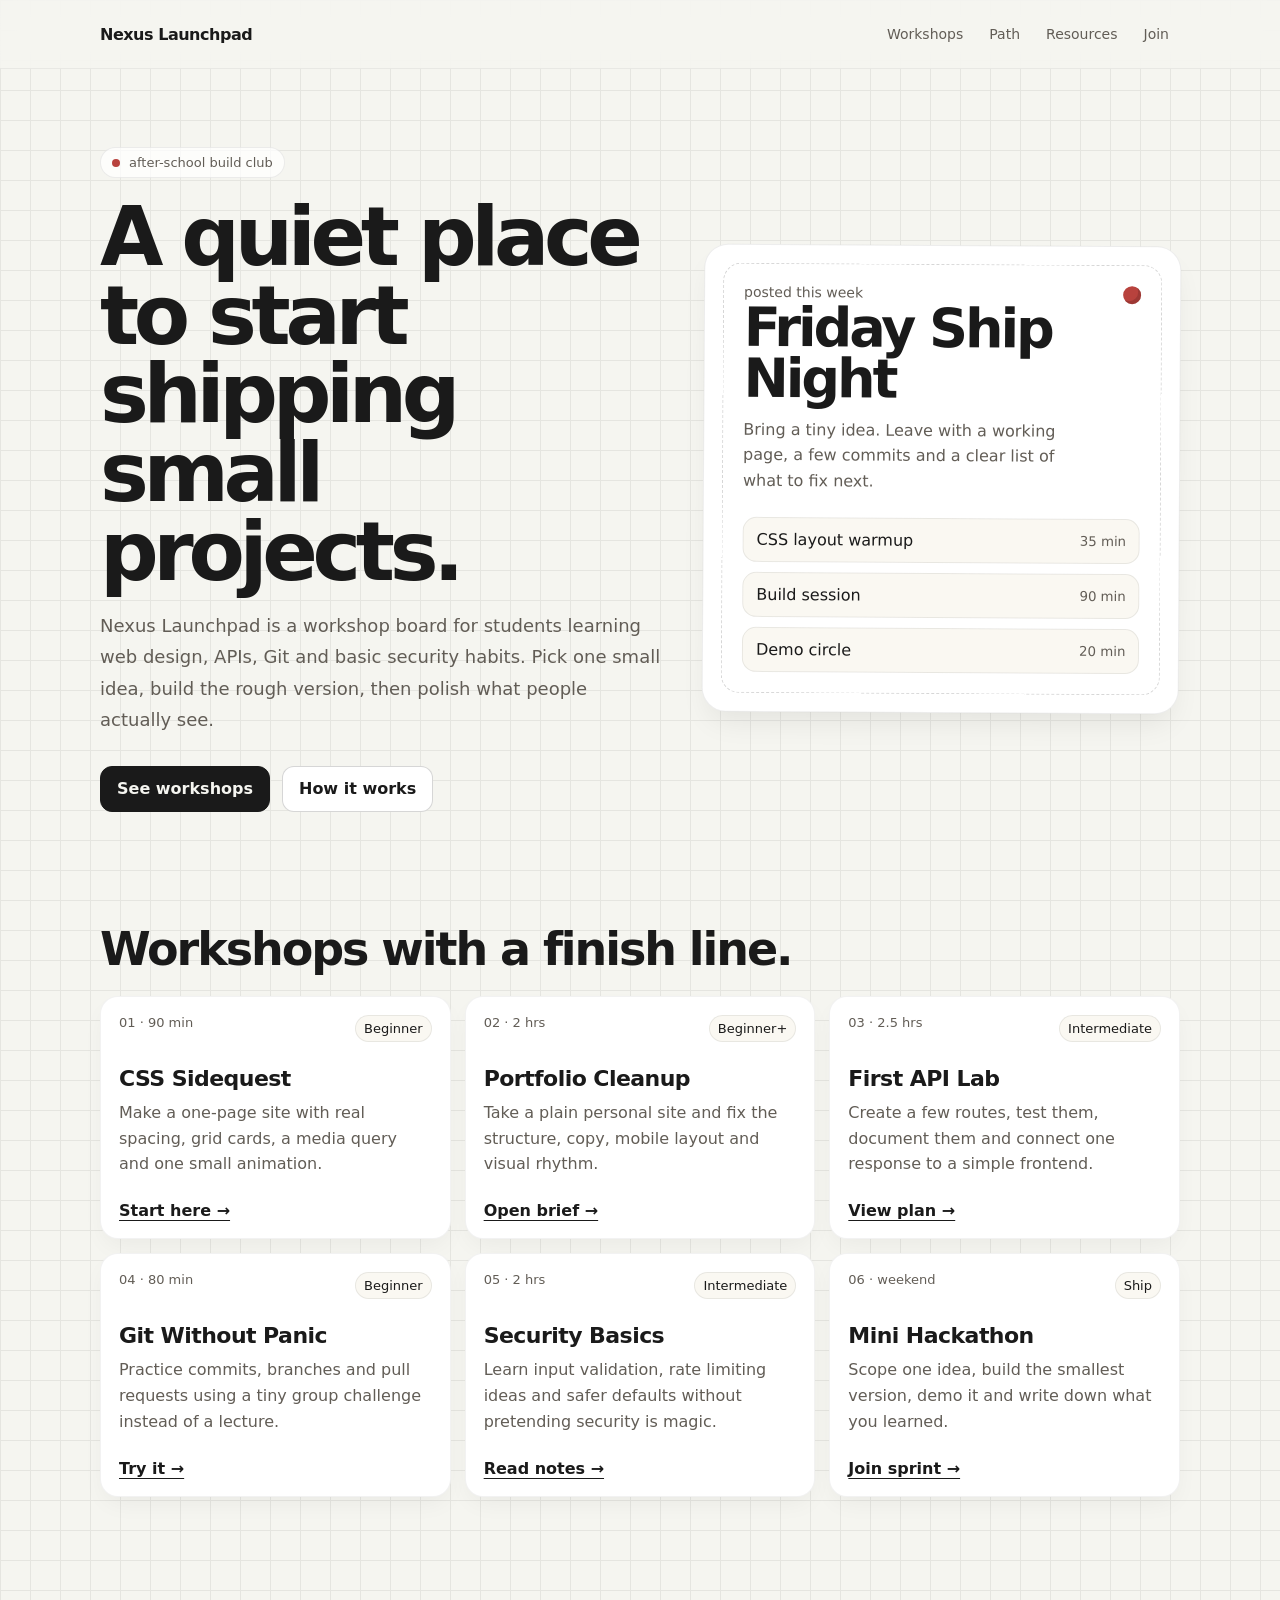
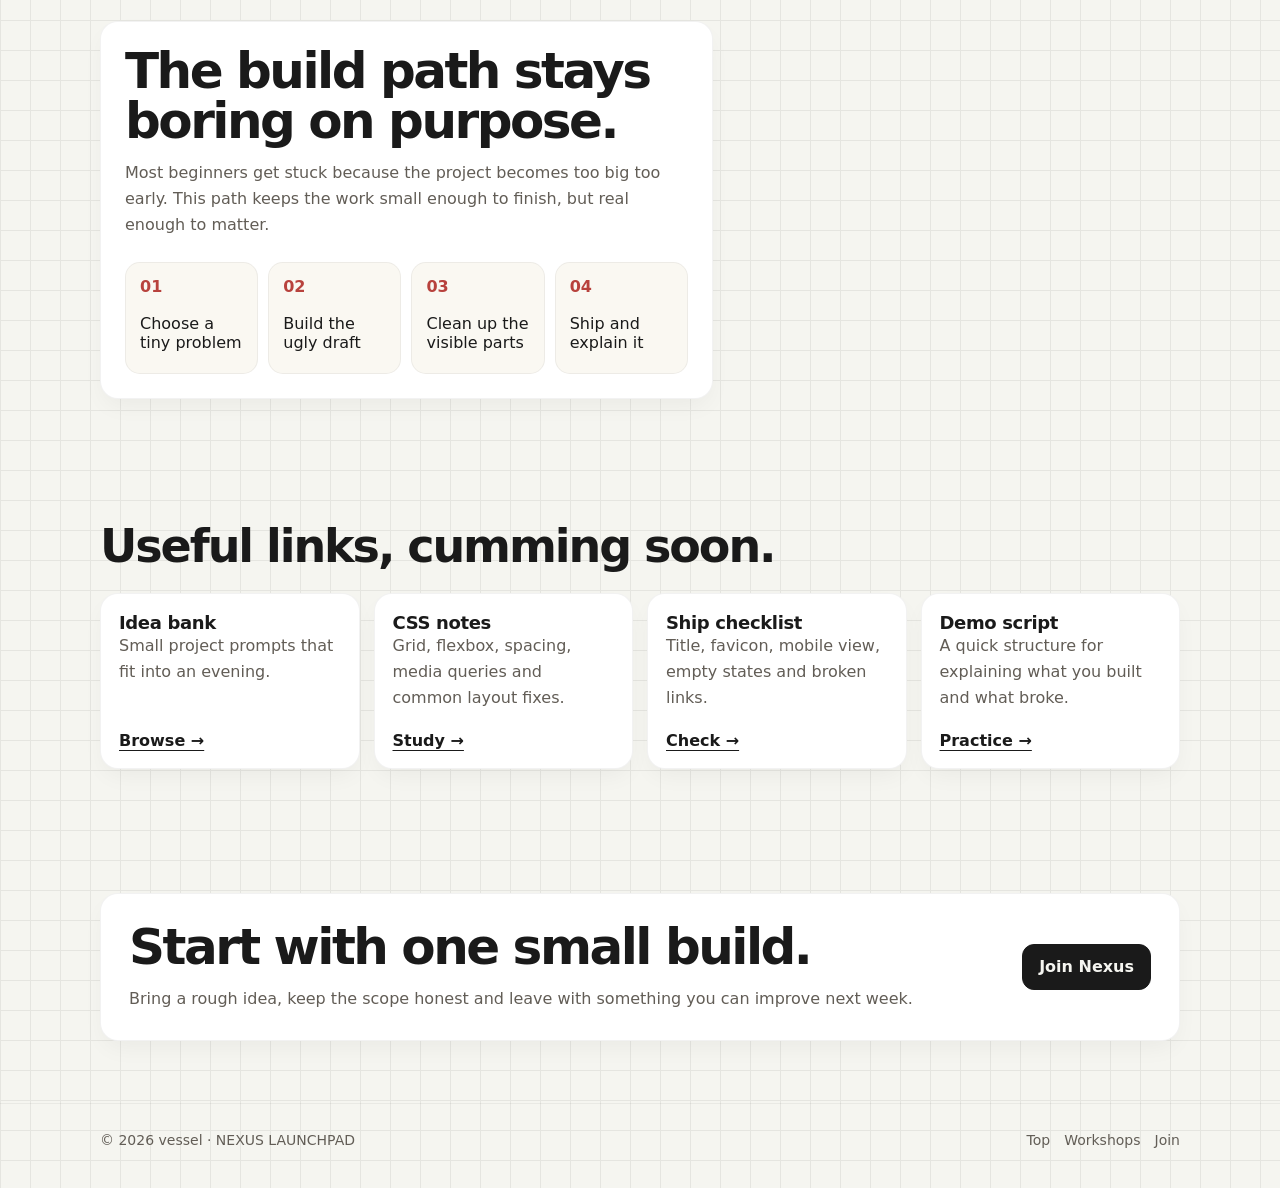
<file: index.html>
<!doctype html>
<html lang="en">
  <head>
    <meta charset="UTF-8" />
    <meta name="viewport" content="width=device-width, initial-scale=1.0" />
    <title>Nexus Launchpad</title>
    <link rel="stylesheet" href="/style/styles.css" />
  </head>
  <body>
    <header class="topbar">
      <nav class="wrap nav" aria-label="Main navigation">
        <a class="brand" href="#top" aria-label="Nexus Launchpad home">
          <span>Nexus Launchpad</span>
        </a>

        <div class="nav-links">
          <a href="#workshops">Workshops</a>
          <a href="#path">Path</a>
          <a href="./page/404.html">Resources</a>
          <a href="./page/404.html">Join</a>
        </div>
      </nav>
    </header>

    <main id="top" class="wrap">
      <section class="hero">
        <div>
          <span class="label"
            ><span class="live-dot"></span> after-school build club</span
          >
          <h1>A quiet place to start shipping small projects.</h1>
          <p>
            Nexus Launchpad is a workshop board for students learning web
            design, APIs, Git and basic security habits. Pick one small idea,
            build the rough version, then polish what people actually see.
          </p>

          <div class="hero-actions">
            <a class="button primary" href="#workshops">See workshops</a>
            <a class="button secondary" href="#path">How it works</a>
          </div>
        </div>

        <aside class="notice-card" aria-label="Upcoming ship night notice">
          <div class="notice-inner">
            <div class="notice-top">
              <span>posted this week</span>
              <span class="pin" aria-hidden="true"></span>
            </div>

            <div class="notice-title">
              <strong>Friday Ship Night</strong>
              <span
                >Bring a tiny idea. Leave with a working page, a few commits and
                a clear list of what to fix next.</span
              >
            </div>

            <div class="schedule-list">
              <div class="schedule-row">
                <span>CSS layout warmup</span><small>35 min</small>
              </div>
              <div class="schedule-row">
                <span>Build session</span><small>90 min</small>
              </div>
              <div class="schedule-row">
                <span>Demo circle</span><small>20 min</small>
              </div>
            </div>
          </div>
        </aside>
      </section>

      <section id="workshops">
        <div class="section-head">
          <h2>Workshops with a finish line.</h2>
        </div>

        <div class="workshop-grid">
          <article class="card">
            <div>
              <div class="card-meta">
                <span>01 · 90 min</span><span class="tag">Beginner</span>
              </div>
              <h3>CSS Sidequest</h3>
              <p>
                Make a one-page site with real spacing, grid cards, a media
                query and one small animation.
              </p>
            </div>
            <a class="text-link" href="./page/404.html">Start here →</a>
          </article>

          <article class="card">
            <div>
              <div class="card-meta">
                <span>02 · 2 hrs</span><span class="tag">Beginner+</span>
              </div>
              <h3>Portfolio Cleanup</h3>
              <p>
                Take a plain personal site and fix the structure, copy, mobile
                layout and visual rhythm.
              </p>
            </div>
            <a class="text-link" href="./page/404.html">Open brief →</a>
          </article>

          <article class="card">
            <div>
              <div class="card-meta">
                <span>03 · 2.5 hrs</span><span class="tag">Intermediate</span>
              </div>
              <h3>First API Lab</h3>
              <p>
                Create a few routes, test them, document them and connect one
                response to a simple frontend.
              </p>
            </div>
            <a class="text-link" href="./page/404.html">View plan →</a>
          </article>

          <article class="card">
            <div>
              <div class="card-meta">
                <span>04 · 80 min</span><span class="tag">Beginner</span>
              </div>
              <h3>Git Without Panic</h3>
              <p>
                Practice commits, branches and pull requests using a tiny group
                challenge instead of a lecture.
              </p>
            </div>
            <a class="text-link" href="./page/404.html">Try it →</a>
          </article>

          <article class="card">
            <div>
              <div class="card-meta">
                <span>05 · 2 hrs</span><span class="tag">Intermediate</span>
              </div>
              <h3>Security Basics</h3>
              <p>
                Learn input validation, rate limiting ideas and safer defaults
                without pretending security is magic.
              </p>
            </div>
            <a class="text-link" href="./page/404.html">Read notes →</a>
          </article>

          <article class="card">
            <div>
              <div class="card-meta">
                <span>06 · weekend</span><span class="tag">Ship</span>
              </div>
              <h3>Mini Hackathon</h3>
              <p>
                Scope one idea, build the smallest version, demo it and write
                down what you learned.
              </p>
            </div>
            <a class="text-link" href="./page/404.html">Join sprint →</a>
          </article>
        </div>
      </section>

      <section id="path">
        <div class="path-grid">
          <div class="path-panel">
            <h2>The build path stays boring on purpose.</h2>
            <p>
              Most beginners get stuck because the project becomes too big too
              early. This path keeps the work small enough to finish, but real
              enough to matter.
            </p>

            <div class="steps">
              <div class="step"><span>01</span>Choose a tiny problem</div>
              <div class="step"><span>02</span>Build the ugly draft</div>
              <div class="step"><span>03</span>Clean up the visible parts</div>
              <div class="step"><span>04</span>Ship and explain it</div>
            </div>
          </div>
        </div>
      </section>

      <section id="resources">
        <div class="section-head">
          <h2>Useful links, cumming soon.</h2>
        </div>

        <div class="resources">
          <article class="resource">
            <div>
              <b>Idea bank</b>
              <p>Small project prompts that fit into an evening.</p>
            </div>
            <a href="./page/404.html"
              ><span class="text-link">Browse →</span></a
            >
          </article>

          <article class="resource">
            <div>
              <b>CSS notes</b>
              <p>
                Grid, flexbox, spacing, media queries and common layout fixes.
              </p>
            </div>
            <a href="./page/404.html"><span class="text-link">Study →</span></a>
          </article>

          <article class="resource">
            <div>
              <b>Ship checklist</b>
              <p>Title, favicon, mobile view, empty states and broken links.</p>
            </div>
            <a href="./page/404.html">
              <span class="text-link">Check →</span>
            </a>
          </article>

          <article class="resource">
            <div>
              <b>Demo script</b>
              <p>
                A quick structure for explaining what you built and what broke.
              </p>
            </div>
            <a href="./page/404.html">
              <span class="text-link">Practice →</span>
            </a>
          </article>
        </div>
      </section>

      <section id="join">
        <div class="join-box">
          <div>
            <h2>Start with one small build.</h2>
            <p>
              Bring a rough idea, keep the scope honest and leave with something
              you can improve next week.
            </p>
          </div>
          <a class="button primary" href="./page/404.html">Join Nexus</a>
        </div>
      </section>
    </main>

    <footer>
      <div class="wrap footer-inner">
        <span> © 2026 vessel · NEXUS LAUNCHPAD</span>
        <div class="footer-links">
          <a href="#top">Top</a>
          <a href="#workshops">Workshops</a>
          <a href="./page/404.html">Join</a>
        </div>
      </div>
    </footer>
  </body>
</html>
</file>
<file: style/styles.css>
*::selection {
  background: var(--red);
  color: var(--paper);
}

*::-moz-selection {
  background: var(--red);
  color: var(--paper);
}

:root {
  --paper: #f5f5f0;
  --card: #ffffff;
  --ink: #1a1a1a;
  --muted: #625d56;
  --faint: rgba(0, 0, 0, 0.05);
  --line: rgba(0, 0, 0, 0.07);
  --note-border: #e2d8cf;
  --line-strong: rgba(0, 0, 0, 0.16);
  --soft-note: #efe8e2;
  --soft-red: #f3d8d4;
  --red: #b8423d;
  --radius: 18px;
  --shadow: 0 10px 25px -5px rgba(0, 0, 0, 0.05);
  --shadow-lift: 0 16px 30px -8px rgba(0, 0, 0, 0.08);
}

* {
  box-sizing: border-box;
}

html {
  scroll-behavior: smooth;
}

body {
  margin: 0;
  color: var(--ink);
  background-color: var(--paper);
  background-image:
    linear-gradient(#e5e5e0 1px, transparent 1px),
    linear-gradient(90deg, #e5e5e0 1px, transparent 1px);
  background-size: 30px 30px;
  font-family:
    ui-sans-serif,
    system-ui,
    -apple-system,
    BlinkMacSystemFont,
    "Segoe UI",
    sans-serif;
}

a {
  color: inherit;
  text-decoration: none;
}

.wrap {
  width: min(1080px, calc(100% - 32px));
  margin: 0 auto;
}

.topbar {
  position: sticky;
  top: 0;
  z-index: 10;
  background: rgba(245, 245, 240, 0.86);
  backdrop-filter: blur(12px);
  border-bottom: 1px solid var(--faint);
}

.nav {
  min-height: 68px;
  display: flex;
  align-items: center;
  justify-content: space-between;
  gap: 24px;
}

.brand {
  display: flex;
  align-items: center;
  gap: 10px;
  font-weight: 800;
  letter-spacing: -0.03em;
}

.brand-mark {
  width: 34px;
  height: 34px;
  display: grid;
  place-items: center;
  border: 1px solid var(--line-strong);
  border-radius: 10px;
  background: var(--card);
  box-shadow: var(--shadow);
  transform: rotate(-3deg);
  font-size: 14px;
}

.nav-links {
  display: flex;
  align-items: center;
  gap: 4px;
  color: var(--muted);
  font-size: 14px;
}

.nav-links a {
  padding: 9px 11px;
  border-radius: 999px;
}

.nav-links a:hover {
  background: var(--card);
  color: var(--ink);
}

.hero {
  padding: 78px 0 52px;
  display: grid;
  grid-template-columns: 1.08fr 0.92fr;
  gap: 42px;
  align-items: center;
}

.label {
  width: fit-content;
  display: inline-flex;
  align-items: center;
  gap: 9px;
  padding: 7px 11px;
  border: 1px solid var(--line);
  border-radius: 999px;
  color: var(--muted);
  background: rgba(255, 255, 255, 0.74);
  font-size: 13px;
}

.live-dot {
  width: 8px;
  height: 8px;
  border-radius: 50%;
  background: var(--red);
  animation: blink 1.8s ease-in-out infinite;
}

h1 {
  margin: 20px 0 18px;
  font-size: clamp(44px, 8vw, 82px);
  line-height: 0.96;
  max-width: 720px;
  letter-spacing: -0.065em;
}

.hero p {
  margin: 0;
  max-width: 610px;
  color: var(--muted);
  font-size: 18px;
  line-height: 1.75;
}

.hero-actions {
  margin-top: 30px;
  display: flex;
  flex-wrap: wrap;
  gap: 12px;
}

.button {
  min-height: 46px;
  display: inline-flex;
  align-items: center;
  justify-content: center;
  padding: 0 16px;
  border-radius: 12px;
  border: 1px solid var(--line-strong);
  font-weight: 750;
  transition:
    transform 0.16s ease,
    box-shadow 0.16s ease,
    background 0.16s ease;
}

.button:hover {
  transform: translateY(-2px);
  box-shadow: var(--shadow-lift);
}

.button.primary {
  background: var(--ink);
  color: var(--paper);
  border-color: var(--ink);
}

.button.secondary {
  background: var(--card);
  color: var(--ink);
}

.notice-card {
  background: var(--card);
  border: 1px solid var(--line);
  border-radius: 24px;
  box-shadow: var(--shadow-lift);
  padding: 18px;
  transform: rotate(0.35deg);
}

.notice-inner {
  border: 1px dashed var(--line-strong);
  border-radius: 18px;
  padding: 20px;
  min-height: 420px;
  display: flex;
  flex-direction: column;
  justify-content: space-between;
  background: var(--card);
}

.notice-top {
  display: flex;
  justify-content: space-between;
  gap: 14px;
  color: var(--muted);
  font-size: 14px;
}

.pin {
  width: 18px;
  height: 18px;
  border-radius: 50%;
  background: var(--red);
  box-shadow: inset -3px -3px 0 rgba(0, 0, 0, 0.15);
  animation: tiny-wobble 4.4s ease-in-out infinite;
}

.notice-title strong {
  display: block;
  margin-bottom: 12px;
  font-size: clamp(34px, 5vw, 54px);
  line-height: 0.95;
  letter-spacing: -0.055em;
}

.notice-title span {
  display: block;
  color: var(--muted);
  line-height: 1.6;
  max-width: 340px;
}

.schedule-list {
  display: grid;
  gap: 10px;
  margin-top: 24px;
}

.schedule-row {
  display: flex;
  align-items: center;
  justify-content: space-between;
  gap: 18px;
  padding: 12px 13px;
  border-radius: 14px;
  border: 1px solid var(--line);
  background: #faf8f2;
}

.schedule-row small {
  color: var(--muted);
  white-space: nowrap;
}

section {
  padding: 62px 0;
}

.section-head {
  display: flex;
  align-items: end;
  justify-content: space-between;
  gap: 28px;
  margin-bottom: 24px;
}

.section-head h2 {
  margin: 0;
  font-size: clamp(30px, 4vw, 46px);
  line-height: 1;
  letter-spacing: -0.045em;
}

.section-head p {
  max-width: 440px;
  margin: 0;
  color: var(--muted);
  line-height: 1.65;
}

.workshop-grid {
  display: grid;
  grid-template-columns: repeat(3, 1fr);
  gap: 14px;
}

.card,
.path-panel,
.resource,
.join-box {
  background: var(--card);
  border: 1px solid var(--faint);
  border-radius: var(--radius);
  box-shadow: var(--shadow);
}

.card {
  padding: 18px;
  min-height: 238px;
  display: flex;
  flex-direction: column;
  justify-content: space-between;
  transition:
    transform 0.16s ease,
    border-color 0.16s ease,
    box-shadow 0.16s ease;
}

.card:hover {
  transform: translateY(-4px);
  border-color: var(--line-strong);
  box-shadow: var(--shadow-lift);
}

.card-meta {
  display: flex;
  justify-content: space-between;
  gap: 12px;
  color: var(--muted);
  font-size: 13px;
}

.tag {
  padding: 5px 8px;
  border: 1px solid var(--line);
  border-radius: 999px;
  color: var(--ink);
  background: #faf8f2;
  white-space: nowrap;
}

.card h3 {
  margin: 24px 0 9px;
  font-size: 22px;
  letter-spacing: -0.025em;
}

.card p,
.resource p,
.path-panel p,
.join-box p,
.side-note p {
  margin: 0;
  color: var(--muted);
  line-height: 1.62;
}

.text-link {
  margin-top: 24px;
  color: var(--ink);
  font-weight: 780;
  text-decoration: underline;
  text-decoration-thickness: 1px;
  text-underline-offset: 4px;
}

.path-grid {
  display: grid;
  grid-template-columns: 1.15fr 0.85fr;
  gap: 14px;
  align-items: stretch;
}

.path-panel {
  padding: 24px;
}

.path-panel h2,
.join-box h2 {
  margin: 0 0 14px;
  font-size: clamp(30px, 4vw, 50px);
  line-height: 1;
  letter-spacing: -0.05em;
}

.steps {
  margin-top: 24px;
  display: grid;
  grid-template-columns: repeat(4, 1fr);
  gap: 10px;
}

.step {
  min-height: 112px;
  border: 1px solid var(--faint);
  border-radius: 15px;
  padding: 14px;
  background: #faf8f2;
}

.step span {
  display: block;
  margin-bottom: 18px;
  color: var(--red);
  font-weight: 900;
}

.side-note {
  border-radius: var(--radius);
  border: 1px solid var(--note-border);
  background: var(--soft-note);
  padding: 24px;
  display: flex;
  flex-direction: column;
  justify-content: space-between;
  box-shadow:
    var(--shadow),
    inset 0 -4px 0 rgba(0, 0, 0, 0.04);
}

.side-note h3 {
  margin: 0 0 14px;
  font-size: 30px;
  line-height: 1;
  letter-spacing: -0.04em;
}

.mini-list {
  display: grid;
  grid-template-columns: repeat(2, 1fr);
  gap: 9px;
  margin-top: 22px;
}

.mini-list div {
  padding: 11px;
  border-radius: 12px;
  background: rgba(255, 255, 255, 0.42);
  border: 1px solid rgba(0, 0, 0, 0.06);
  font-weight: 720;
  font-size: 14px;
}

.resources {
  display: grid;
  grid-template-columns: repeat(4, 1fr);
  gap: 14px;
}

.resource {
  min-height: 176px;
  padding: 18px;
  display: flex;
  flex-direction: column;
  justify-content: space-between;
}

.resource b {
  font-size: 18px;
  letter-spacing: -0.02em;
}

.join-box {
  padding: 28px;
  display: grid;
  grid-template-columns: 1fr auto;
  gap: 24px;
  align-items: center;
  background: var(--card);
}

footer {
  border-top: 1px solid var(--faint);
  padding: 28px 0 40px;
  color: var(--muted);
  font-size: 14px;
}

.footer-inner {
  display: flex;
  justify-content: space-between;
  gap: 16px;
  align-items: center;
}

.footer-links {
  display: flex;
  gap: 14px;
}

@keyframes blink {
  0%,
  100% {
    opacity: 1;
    transform: scale(1);
  }
  50% {
    opacity: 0.45;
    transform: scale(0.78);
  }
}

@keyframes tiny-wobble {
  0%,
  100% {
    transform: rotate(-3deg) translateY(0);
  }
  50% {
    transform: rotate(4deg) translateY(3px);
  }
}

@media (max-width: 900px) {
  .hero,
  .path-grid,
  .join-box {
    grid-template-columns: 1fr;
  }

  .hero {
    padding-top: 52px;
  }

  .workshop-grid {
    grid-template-columns: repeat(2, 1fr);
  }

  .resources {
    grid-template-columns: repeat(2, 1fr);
  }

  .steps {
    grid-template-columns: repeat(2, 1fr);
  }
}

@media (max-width: 640px) {
  .wrap {
    width: min(100% - 24px, 1080px);
  }

  .nav {
    min-height: 60px;
  }

  .nav-links {
    display: none;
  }

  .hero {
    padding: 42px 0 28px;
  }

  h1 {
    font-size: clamp(42px, 15vw, 60px);
  }

  .hero p {
    font-size: 16px;
  }

  .notice-card {
    padding: 12px;
    transform: none;
  }

  .notice-inner {
    min-height: 390px;
    padding: 16px;
  }

  section {
    padding: 48px 0;
  }

  .section-head {
    display: block;
  }

  .section-head p {
    margin-top: 12px;
  }

  .workshop-grid,
  .resources,
  .steps,
  .mini-list {
    grid-template-columns: 1fr;
  }

  .resource:nth-child(2),
  .resource:nth-child(4) {
    transform: none;
  }

  .path-panel,
  .side-note,
  .join-box {
    padding: 20px;
  }

  .footer-inner {
    display: block;
  }

  .footer-links {
    margin-top: 12px;
  }
}

/* 404 page styles */

.not-found-page {
  min-height: calc(100vh - 150px);
  display: grid;
  place-items: center;
  padding: 84px 0;
}

.not-found-card {
  width: min(720px, 100%);
  background: var(--card);
  border: 1px solid var(--faint);
  border-radius: 28px;
  box-shadow: var(--shadow);
  padding: 38px;
  text-align: center;
}

.not-found-card .label {
  margin: 0 auto;
}

.error-code {
  width: fit-content;
  margin: 34px auto 12px;
  padding: 6px 10px;
  color: var(--red);
  background: #faf8f2;
  border: 1px solid var(--line);
  border-radius: 999px;
  font-size: 13px;
  font-weight: 850;
  letter-spacing: .22em;
}

.not-found-card h1 {
  max-width: 620px;
  margin: 0 auto 18px;
  font-size: clamp(42px, 6.5vw, 70px);
  line-height: .96;
  letter-spacing: -.065em;
}

.not-found-copy {
  max-width: 570px;
  margin: 0 auto;
  color: var(--muted);
  font-size: 18px;
  line-height: 1.75;
}

.mail-box {
  width: min(560px, 100%);
  margin: 34px auto 0;
  padding: 20px;
  display: grid;
  grid-template-columns: 1fr auto;
  gap: 20px;
  align-items: center;
  text-align: left;
  background: var(--soft-note);
  border: 1px solid var(--note-border);
  border-radius: 20px;
  box-shadow: inset 0 -3px 0 rgba(0, 0, 0, .035);
}

.mail-box strong {
  display: block;
  margin-bottom: 6px;
  font-size: 18px;
  letter-spacing: -.02em;
}

.mail-box p {
  margin: 0;
  color: var(--muted);
  line-height: 1.55;
}

.not-found-actions {
  margin-top: 24px;
  display: flex;
  align-items: center;
  justify-content: center;
  gap: 14px;
  flex-wrap: wrap;
}

.not-found-actions .text-link {
  margin-top: 0;
}

@media (max-width: 640px) {
  .not-found-page {
    padding: 52px 0;
  }

  .not-found-card {
    padding: 24px;
    border-radius: 22px;
  }

  .not-found-card h1 {
    font-size: clamp(38px, 13vw, 56px);
  }

  .not-found-copy {
    font-size: 16px;
  }

  .mail-box {
    grid-template-columns: 1fr;
    text-align: center;
  }

  .mail-box .button {
    width: 100%;
  }

  .not-found-actions {
    flex-direction: column;
  }

  .not-found-actions .button {
    width: 100%;
  }
}
</file>
